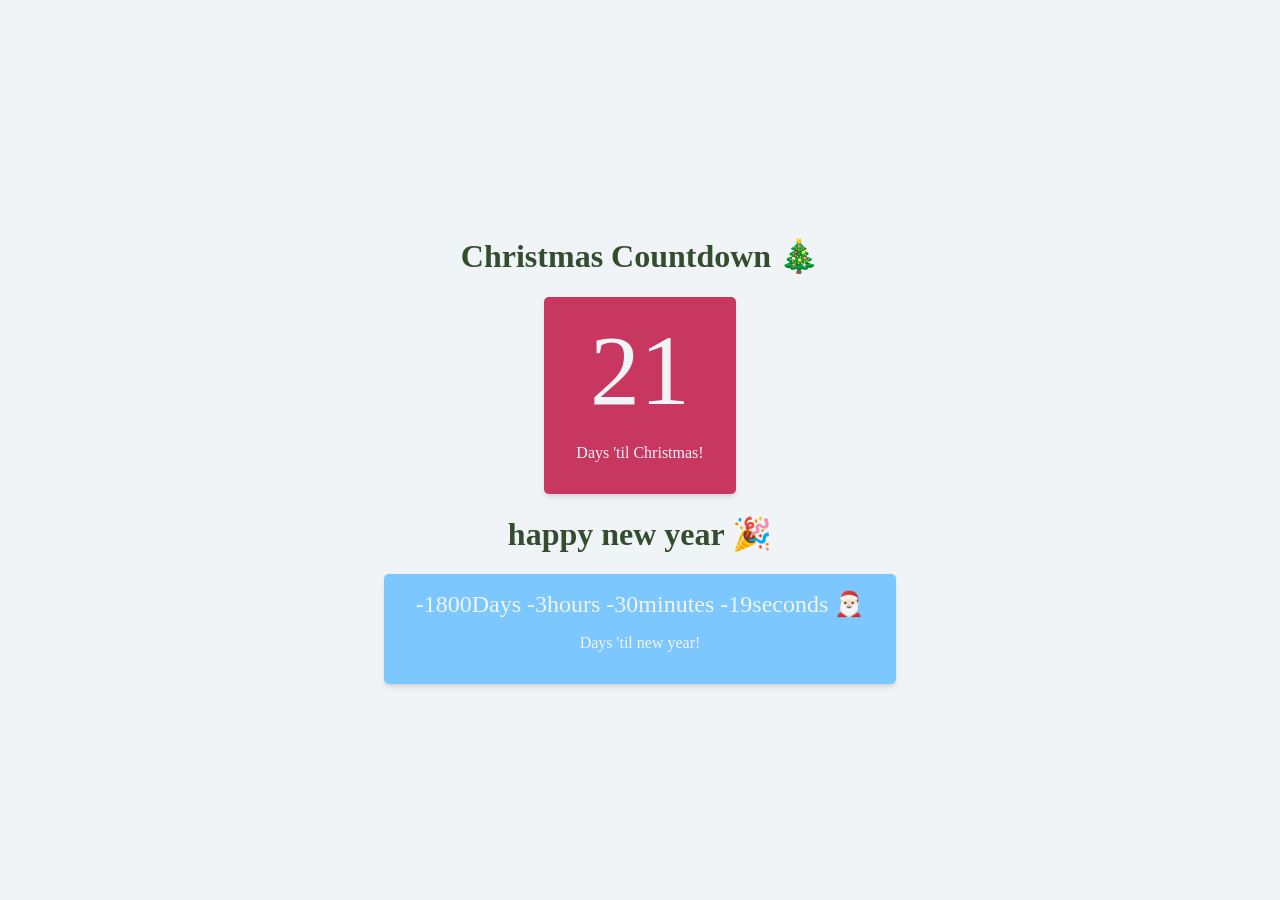
<file: day1/index.html>
<!DOCTYPE html>
<html lang="en">
<head>
    <meta charset="UTF-8">
    <meta http-equiv="X-UA-Compatible" content="IE=edge">
    <link rel="stylesheet" href="style.css">
    <meta name="viewport" content="width=device-width, initial-scale=1.0">
    <title>Document</title>
</head>
<body>

        <h1>Christmas Countdown 🎄</h1>
        <div class="container">
            <p id="countdown-display" class="countdown-display">-</p>
            <p class="countdown-text">Days 'til Christmas!</p>
        </div>
        <h1>happy new year 🎉</h1>
        <div class="container newyear">
            <p id="countdown-display_ny" class="countdown-display">-</p>
            <p class="countdown-tex_nyt">Days 'til new year!</p>
        </div>
        <script src="main.js"></script>
</html>
</body>
</html>
</file>
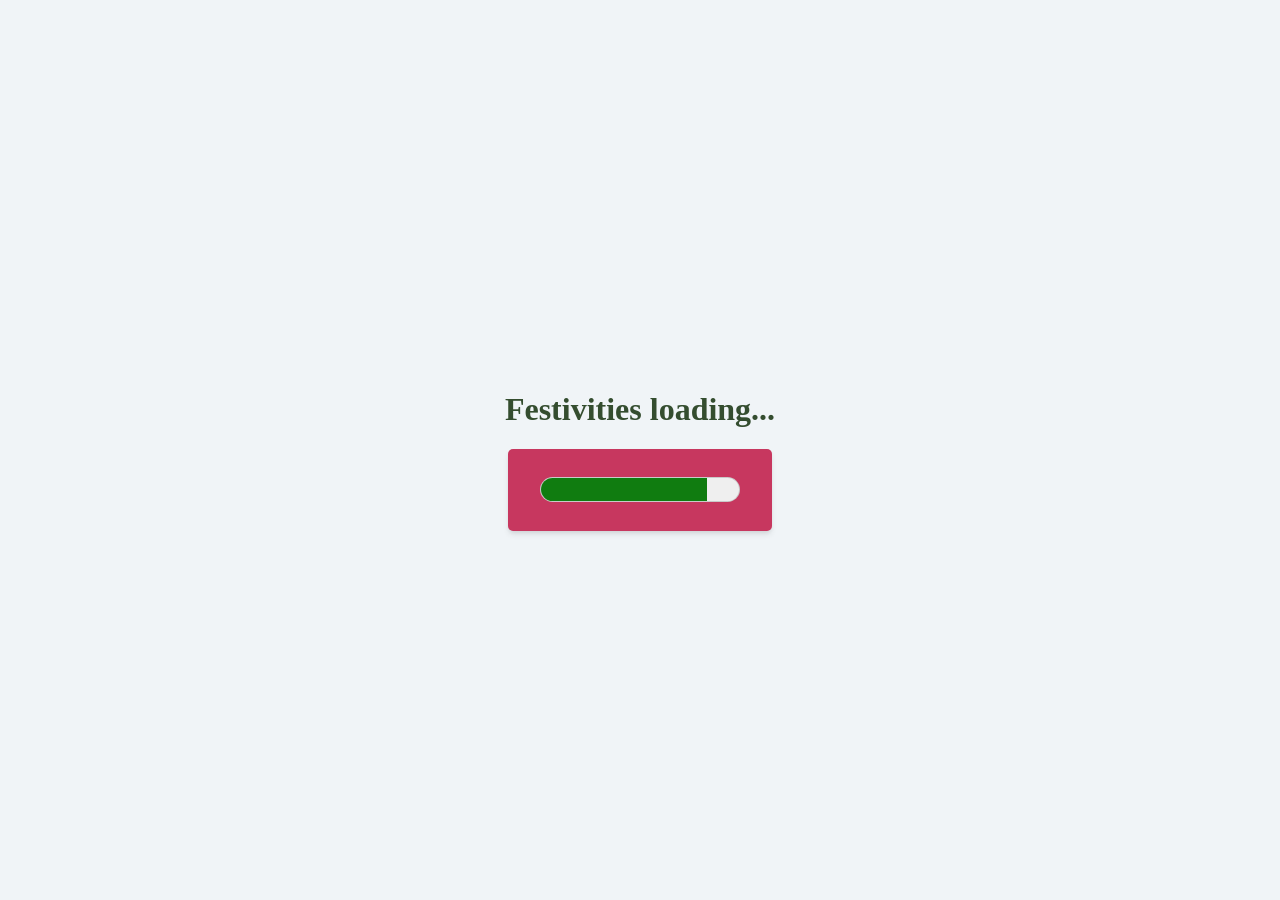
<file: day10/index.html>
<html>
    <head>
        <link rel="stylesheet" href="index.css">
    </head>
    <body>
        <h1>Festivities loading...</h1>
        <div class="container">
            <meter id="meter" value="5" max="25"></meter>
        </div>
        <script src="index.js"  defer></script>
    </body>
</html>
</file>
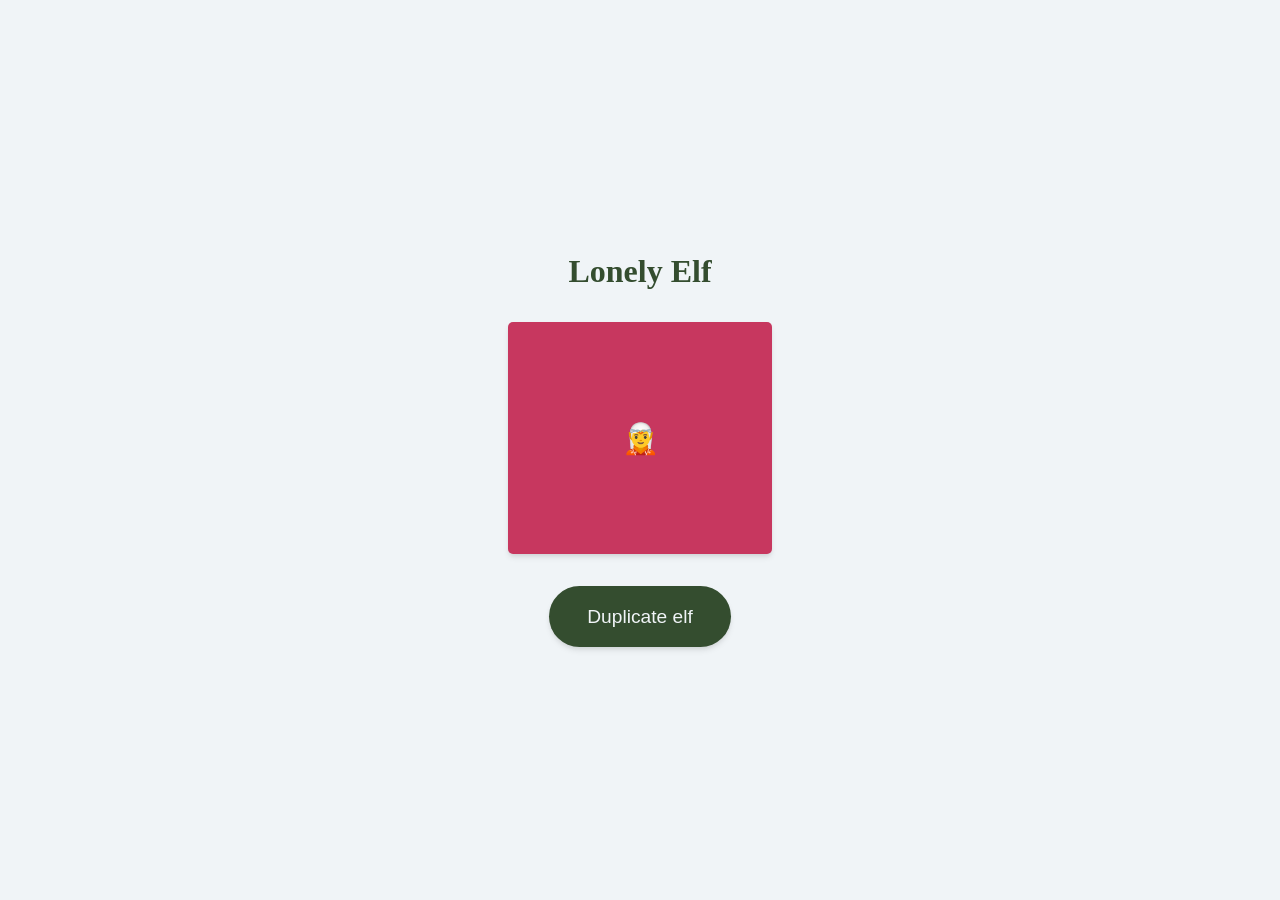
<file: day14/index.html>
<html>
    <head>
        <link rel="stylesheet" href="index.css">
    </head>
    <body>
        <h1>Lonely Elf</h1>
        <div class="elf-hangout-zone">
            <div id="elf" class="elf">🧝</div>
        </div>
        <button id="btn">Duplicate elf</button>

        <script src="index.js"></script>
    </body>
</html>
</file>
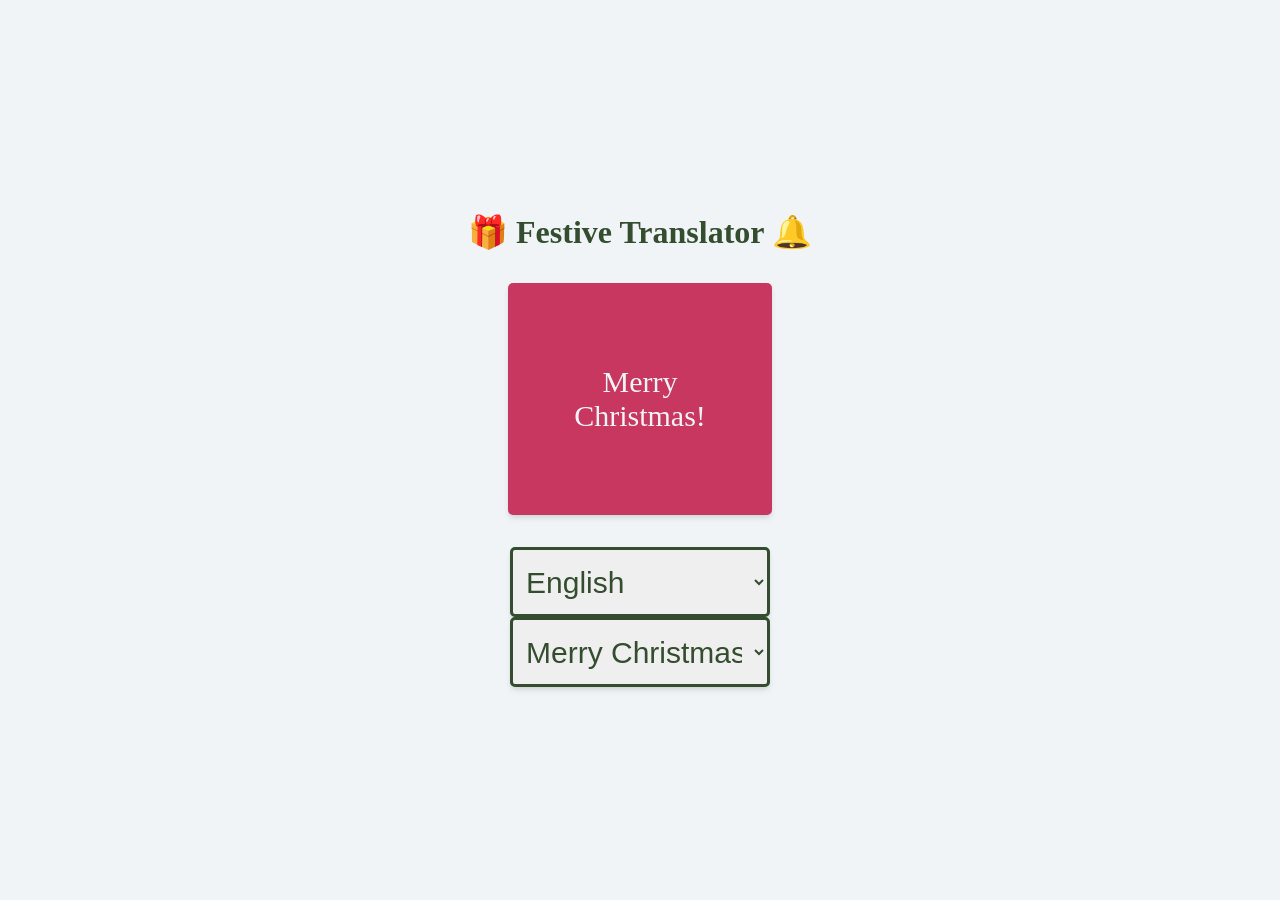
<file: day15/index.html>
<html>
    <head>
        <link rel="stylesheet" href="index.css">
    </head>
    <body>
        <h1>🎁 Festive Translator 🔔</h1>
        <div class="container">
            <p id="greeting-text" class="greeting-text">Merry Christmas!</p>
        </div>
        <select id="language-selector">
            <option value="English">English</option>
            <option value="Spanish">Spanish</option>
            <option value="Ukrainian">Ukrainian</option>
            <option value="Welsh">Welsh</option>
        </select>
        
        <select id="switch-greeting">
            <option value="Merry Christmas!">Merry Christmas!</option>
            <option value="Happy New Year">Happy New Year</option>
        </select>
        
        <script src="index.js"></script>
    </body>
</html>
</file>
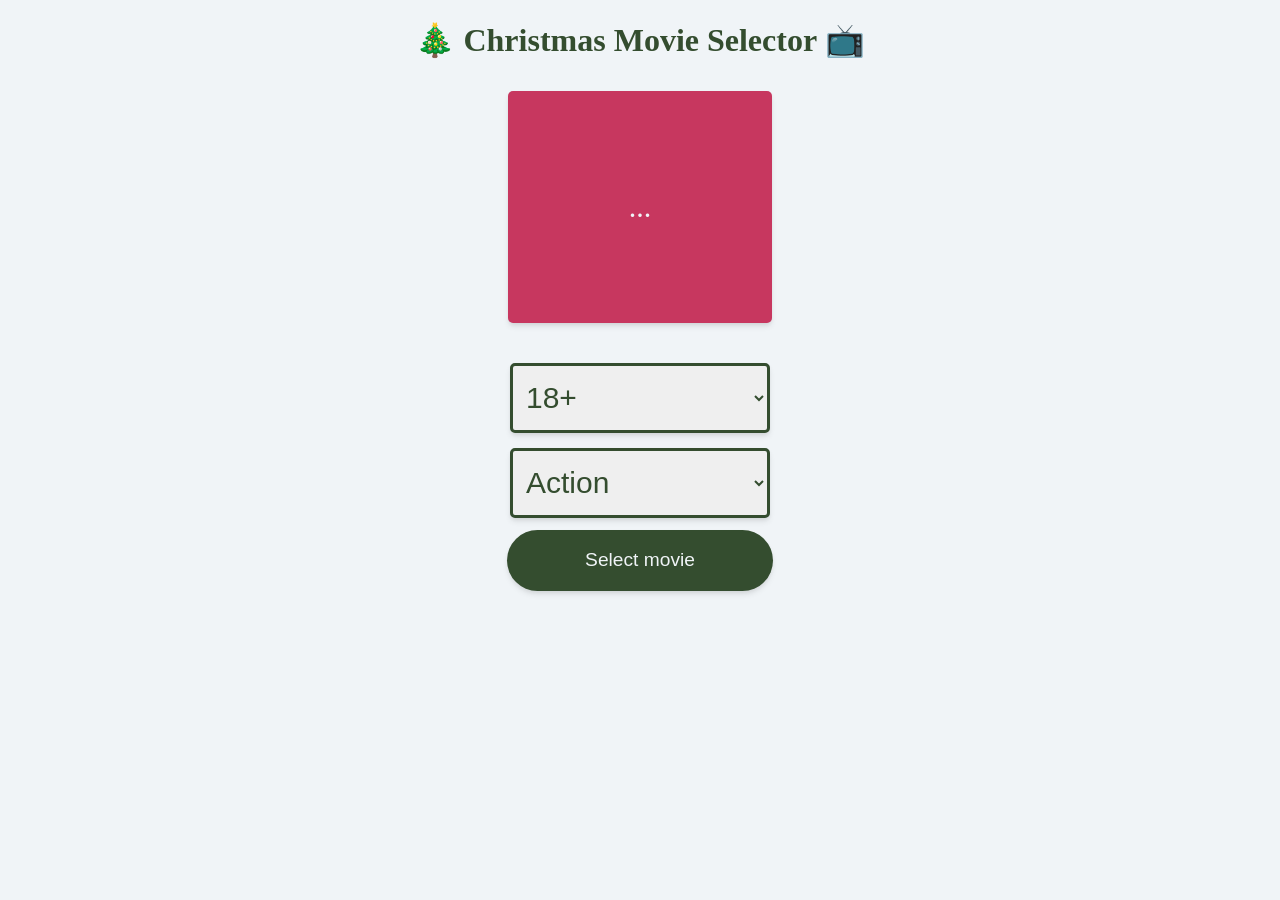
<file: day16/index.html>
<html>
    <head>
        <link rel="stylesheet" href="index.css">
    </head>
    <body>
        <h1>🎄 Christmas Movie Selector 📺</h1>
        <div class="movie-display">
            <p id="suggested-movie" class="suggested-movie">...</p>
        </div>
        <form>
            <select id="age-selector">
                <option value="18+">18+</option>
                <option value="PG">PG</option>
            </select>
            <select id="genre-selector">
                <option value="Action">Action</option>
                <option value="Romance">Romance</option>
            </select>
            <button id="btn" type="button">Select movie</button>
        </form>
        <script src="index.js"></script>
    </body>
</html>
</file>
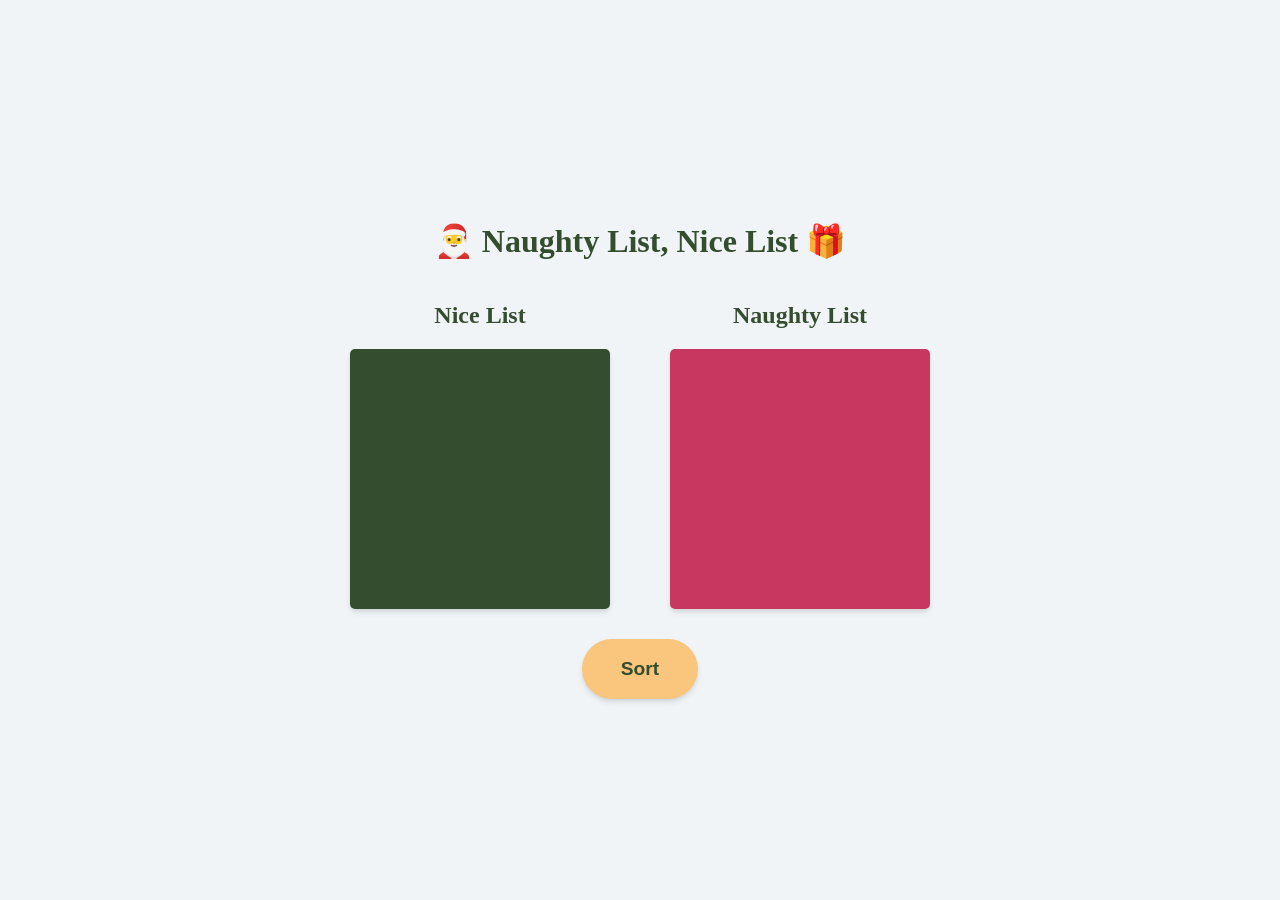
<file: day17/index.html>
<html>
    <head>
        <link rel="stylesheet" href="index.css">
    </head>
    <body>
        <h1>🎅 Naughty List, Nice List 🎁</h1>
        <div class="container">
            <div>
                <h2>Nice List</h2>
                <ul class="list nice-list" id="nice-list"></ul>
            </div>
            <div>
                <h2>Naughty List</h2>
                <ul class="list naughty-list" id="naughty-list"></ul>
            </div>
        </div>
        <button id="btn" type="button">Sort</button>
        <script src="index.js"></script>
    </body>
</html>
</file>
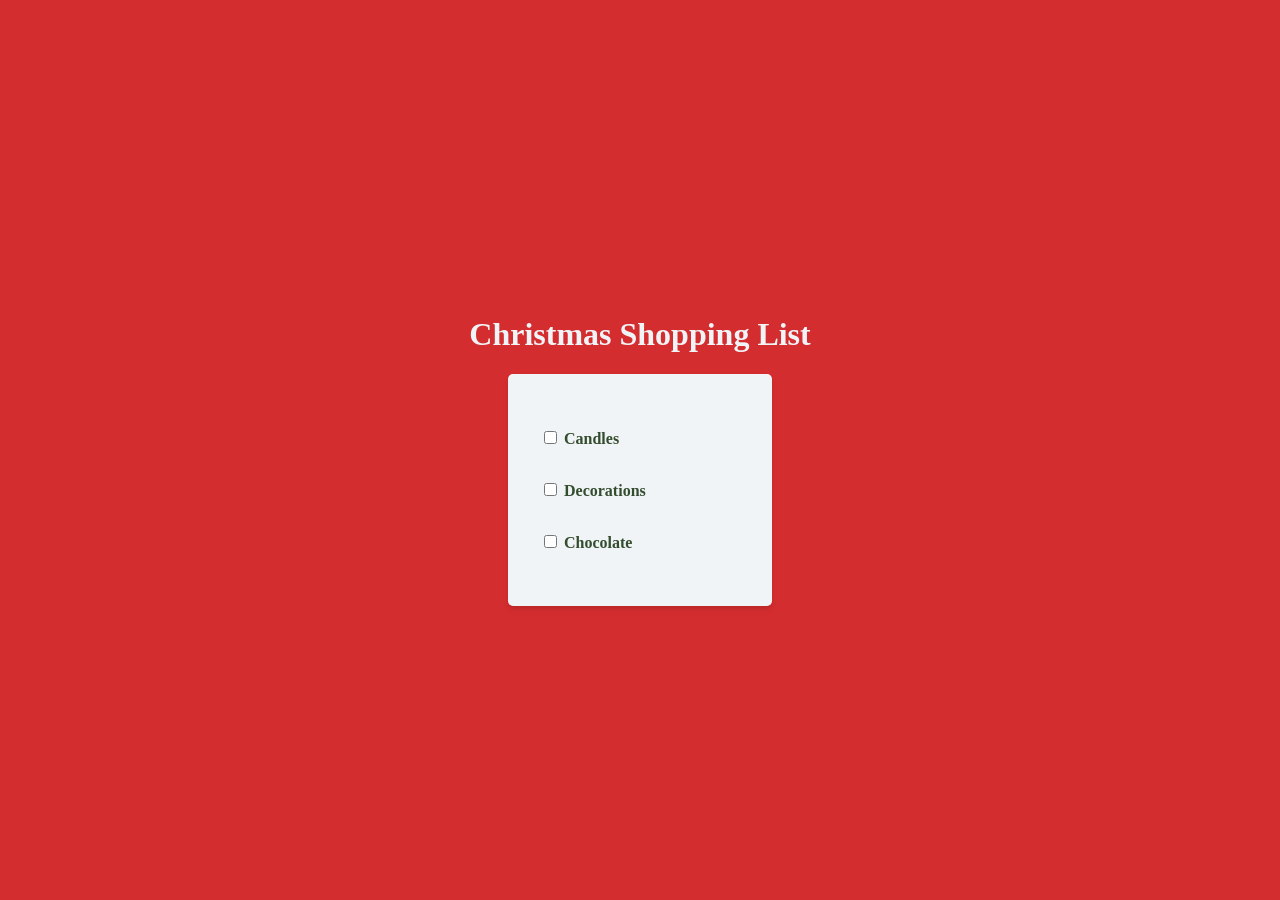
<file: day18/index.html>
<html>
    <head>
        <link rel="stylesheet" href="index.css">
    </head>
    <body>
        <h1>Christmas Shopping List</h1>
        <div class="checklist" id="checklist"></div>

        <script src="index.pack.js"></script>
    </body>
</html>
</file>
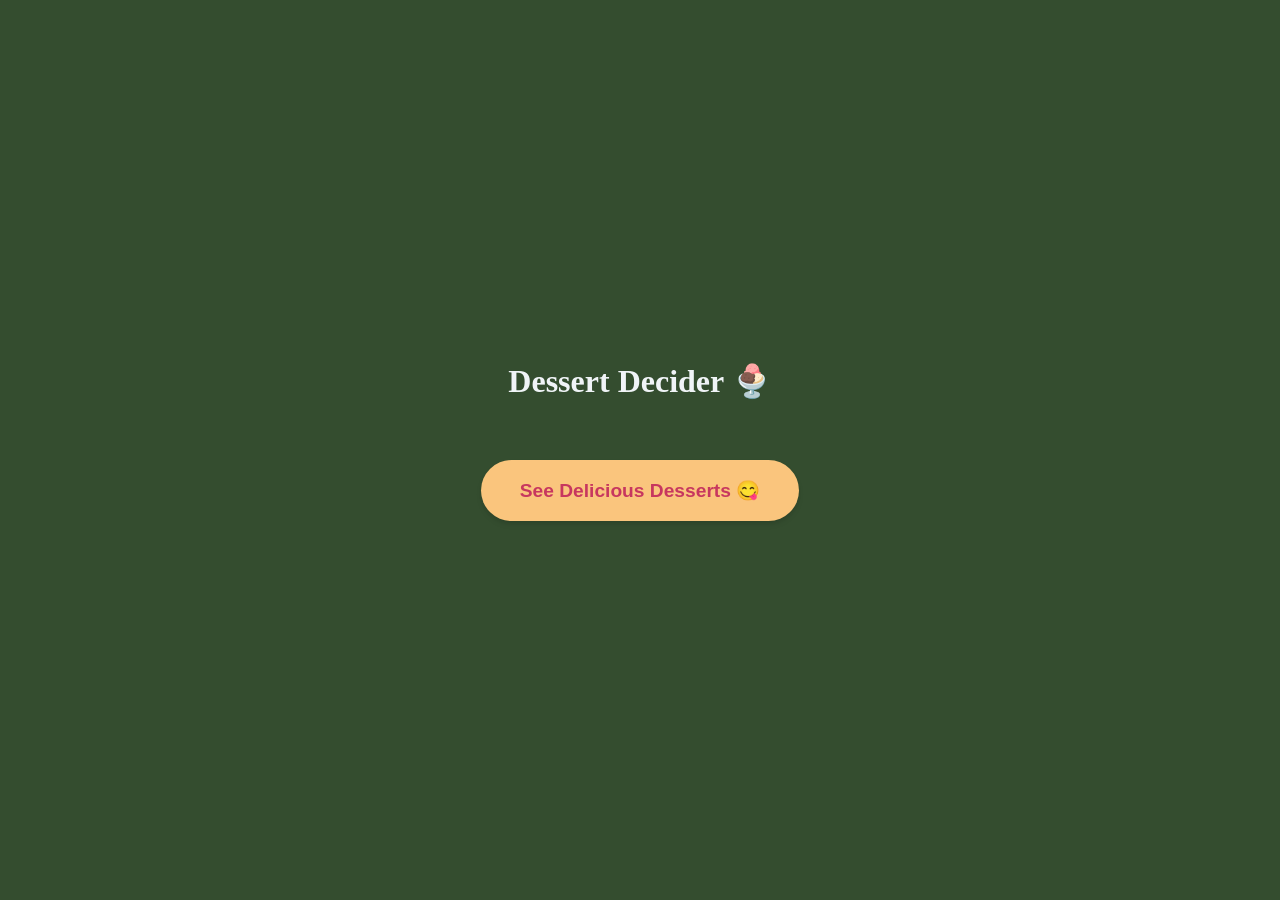
<file: day19/index.html>
<html>
    <head>
        <link rel="stylesheet" href="index.css">
    </head>
    <body>
        <h1>Dessert Decider 🍨</h1>
        <button id="btn">See Delicious Desserts 😋</button>
        <div id="foodHolder" class="foodHolder"></div>
       
        <script src="index.js"></script>
    </body>
</html>
</file>
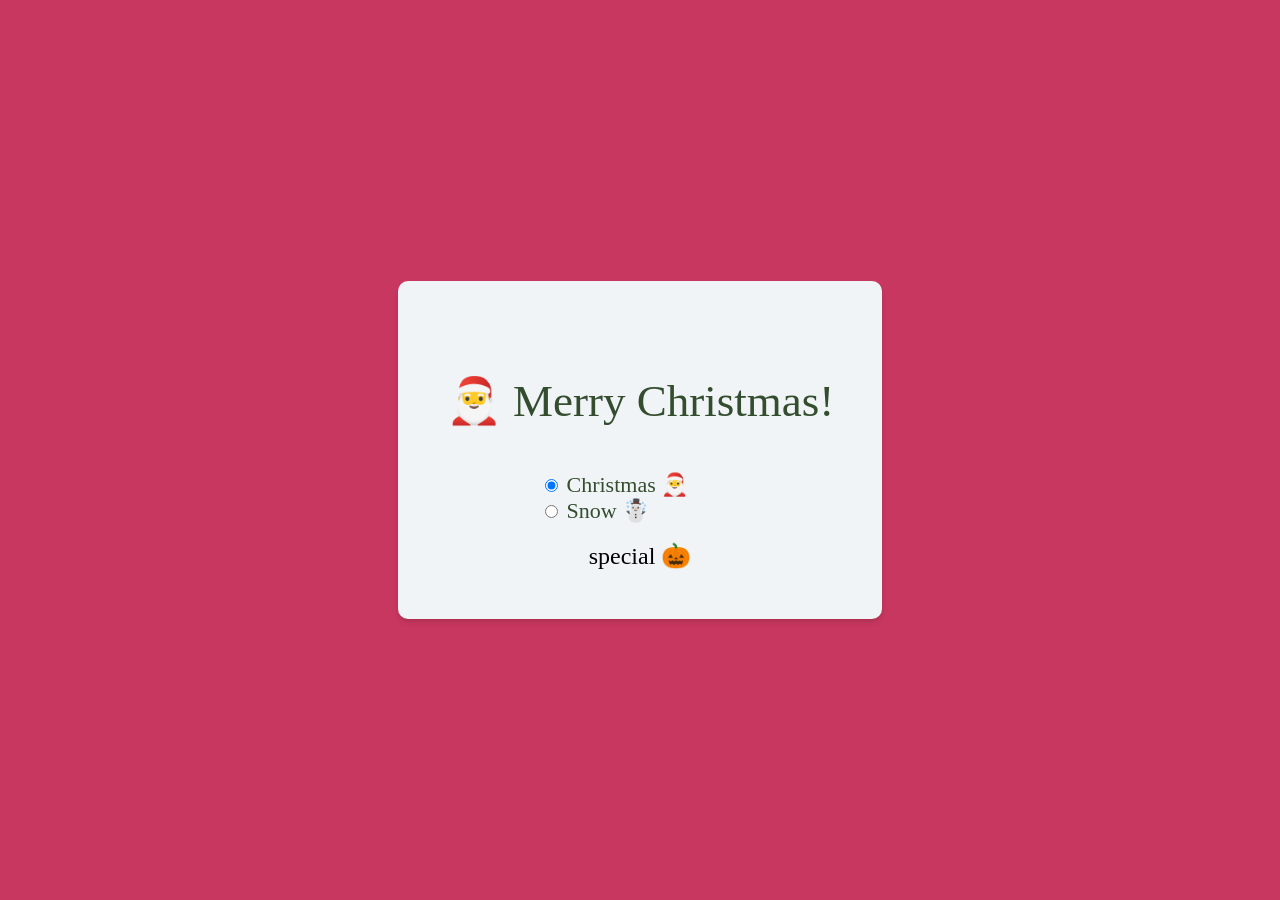
<file: day2/index.html>
<html>
    <head>
        <link rel="preconnect" href="https://fonts.googleapis.com">
        <link rel="preconnect" href="https://fonts.gstatic.com" crossorigin>
        <link href="https://fonts.googleapis.com/css2?family=Lobster+Two&family=Mountains+of+Christmas:wght@700&display=swap" rel="stylesheet">
        <link rel="stylesheet" href="style.css">
    </head>
    <body class="christmas" id="body">
        <div class="container">
            <p id="greeting">🎅 Merry Christmas!</p>
            <div class="radio-container">
                <input type="radio" id="christmas" name="theme" value="christmas" checked>
                <label for="christmas">Christmas 🎅</label>
            </div>
            <div class="radio-container">
                <input type="radio" id="snow" name="theme" value="snow">
                <label for="snow">Snow ☃️</label>
            </div>
            <button class="hallo">special 🎃</button>
        </div>
        <script src="main.js"></script>
    </body>
</html>
</file>
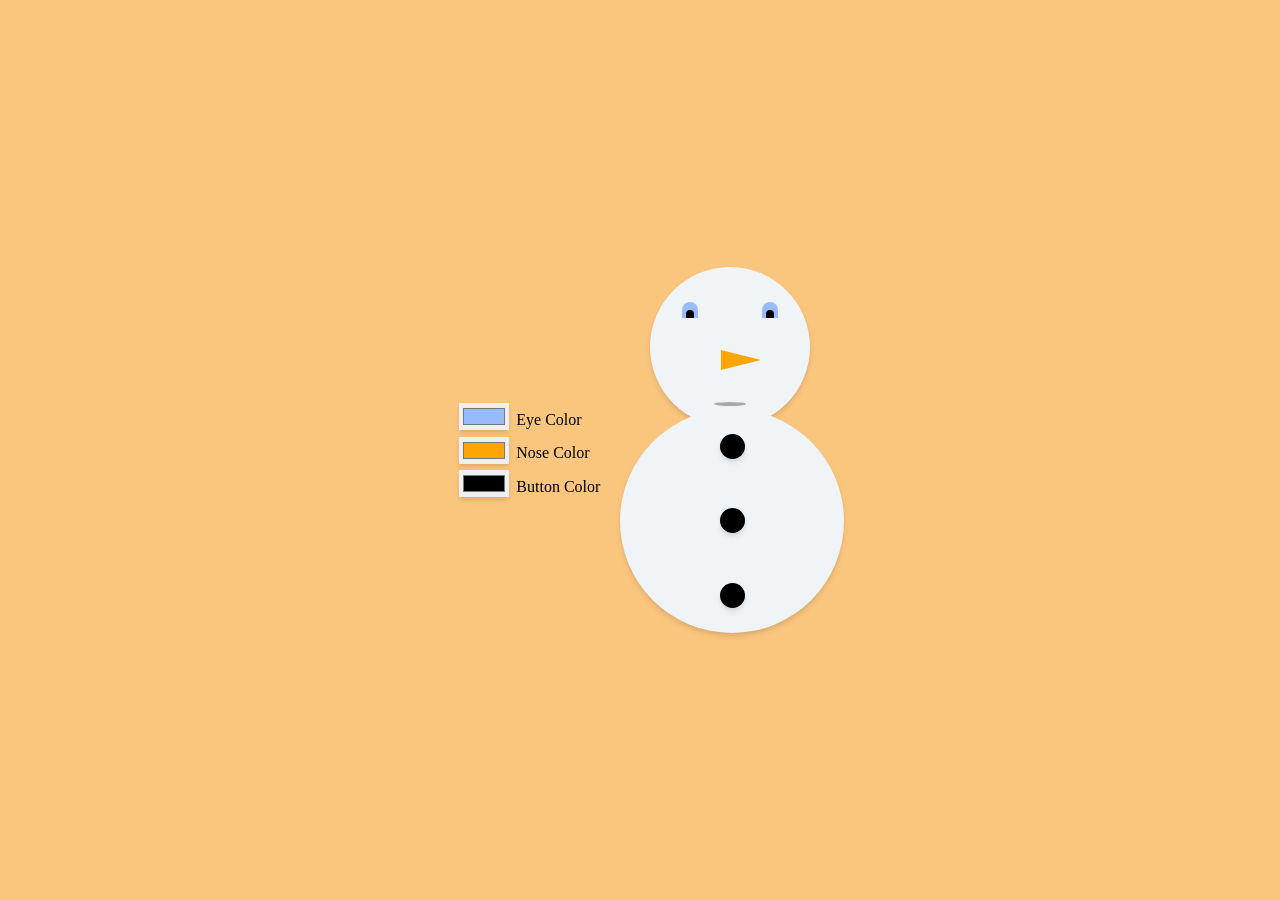
<file: day20/index.html>
<html>
   <head>
      <link rel="stylesheet" href="index.css">
   </head>
   <body>
      <div class="snowman">
         <div class="head">
            <div class="eyes">
               <div class="eye">
                  <div class="pupil"></div>
               </div>
               <div class="eye">
                  <div class="pupil"></div>
               </div>
            </div>
            <div class="nose"></div>
            <div class="mouth"></div>
         </div>
         <div class="snowman-body">
            <div class="button"></div>
            <div class="button"></div>
            <div class="button"></div>
         </div>
      </div>
      <div class="controls">
         <div>
            <input id="color" type="color" name="color" value="#99bbff"/> 
            <label for="color">Eye Color</label>
         </div>
         <div>
            <input id="color3" type="color" name="color3" value="#ffa500"/> 
            <label for="color3">Nose Color</label>
         </div>
         <div>
            <input id="color2" type="color" name="color2" value="#000"/>
            <label for="color2">Button Color</label>
         </div>
      </div>
      <script src="index.js"></script>
   </body>
</html>
</file>
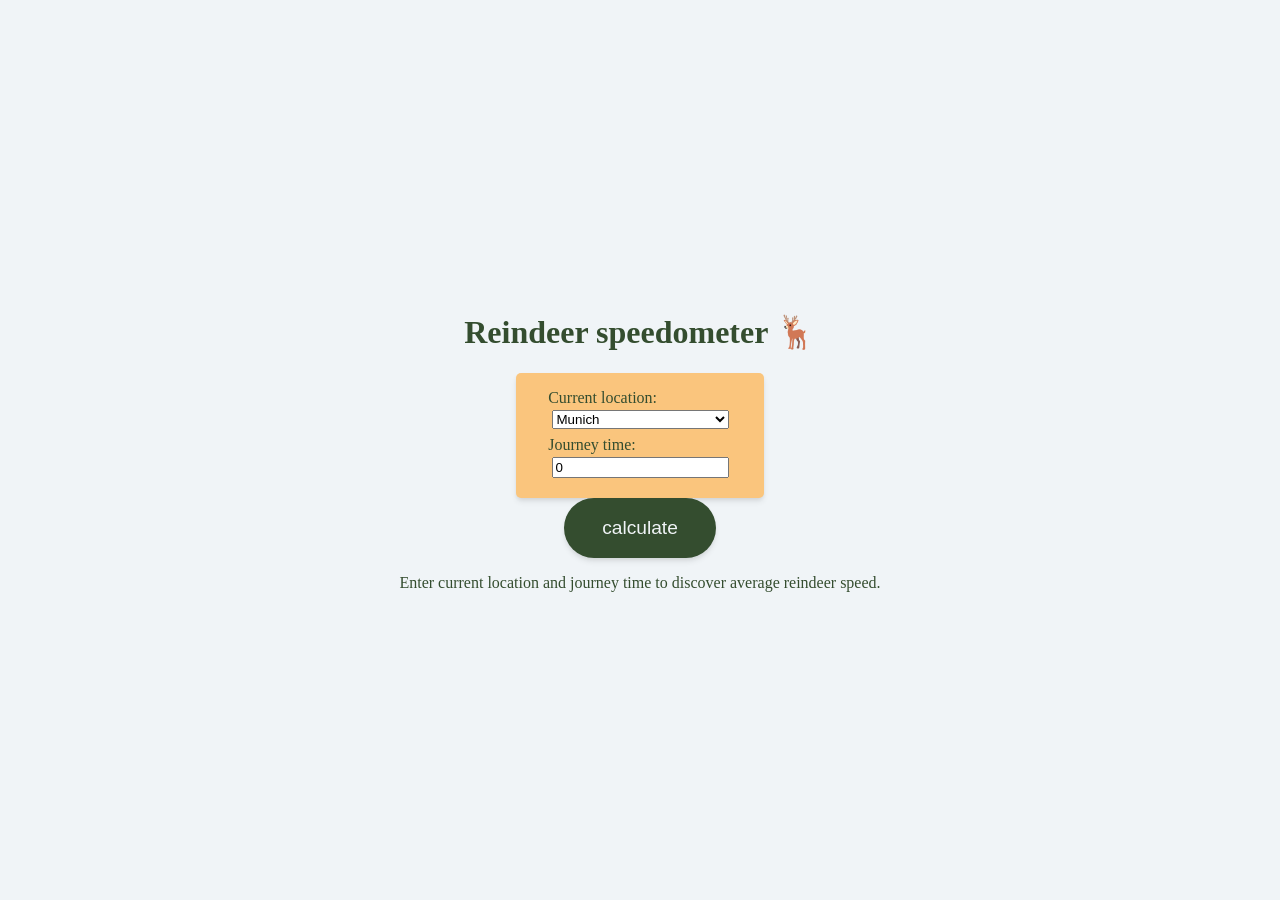
<file: day21/index.html>
<html>
    <head>
        <link rel="stylesheet" href="index.css">
    </head>
    <body>
        <h1>Reindeer speedometer 🦌</h1>
        <div class="container">
                <label for="select">Current location:</label>
                <select id="select">
                    <option id="munich" value="Munich">Munich</option>
                    <option value="Kiev">Kiev</option>
                    <option value="Ulaanbaatar">Ulaanbaatar</option>
                    <option value="Sydney">Sydney</option>
                    <option value="Tijuana">Tijuana</option>
                    <option value="Chicago">Chicago</option>
                </select>
                <label for="time">Journey time:</label>
                <input type="number" id="time" name="time" value=0> 
        </div>
        <button class="calculate">calculate</button>
        <p id="speedometer">Enter current location and journey time to discover average reindeer speed.</span></p>
        <script src="index.js"></script>
    </body>
</html>
</file>
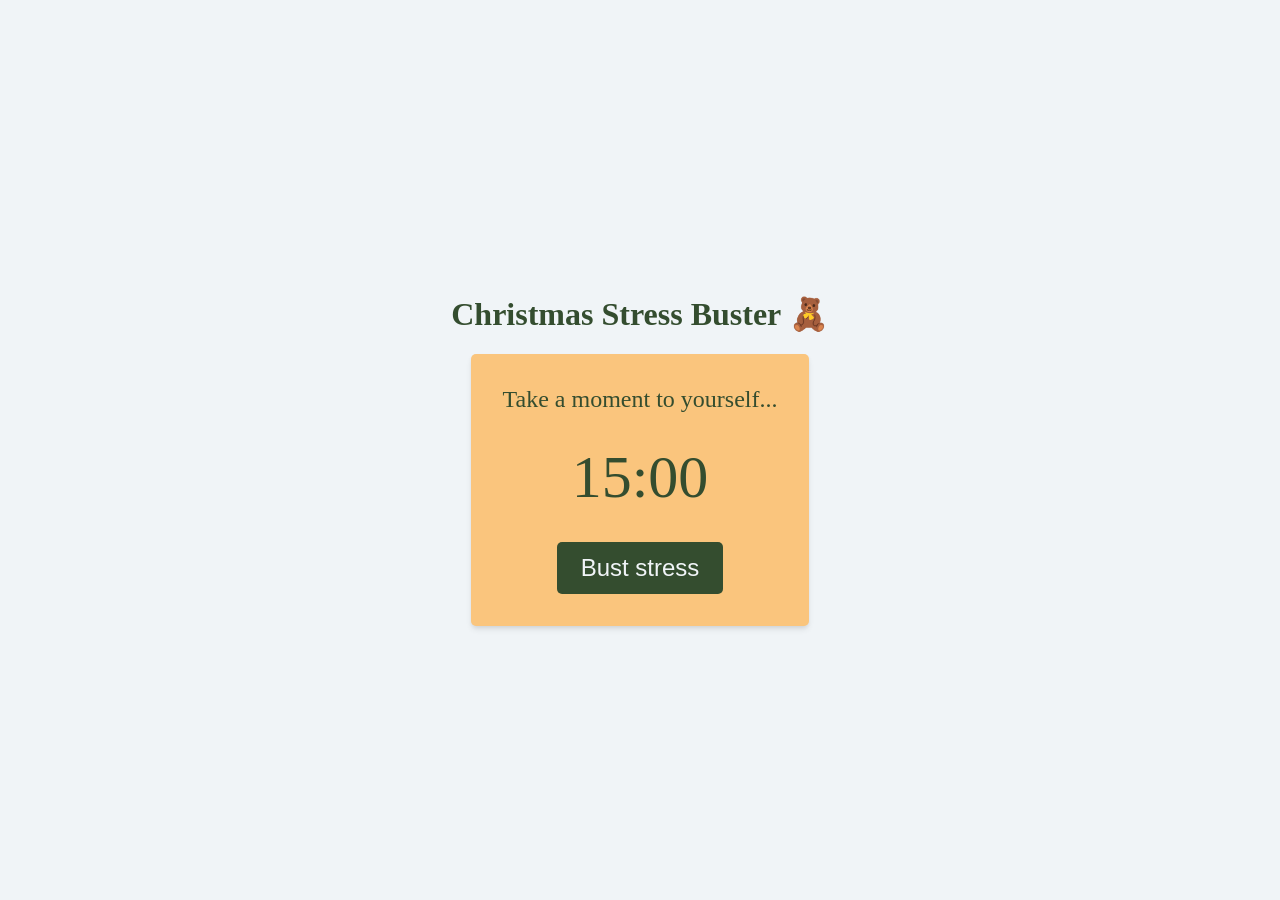
<file: day22/index.html>
<html>
    <head>
        <link rel="stylesheet" href="index.css">
    </head>
    <body>
        <h1>Christmas Stress Buster 🧸</h1>
        <div class="container">
            <p class="affirmation" id="affirmation">Take a moment to yourself...</p>
            <p id="timer" class="timer">15:00</p>
            <button id="btn">Bust stress</button>
        </div>
        <script src="index.js"></script>
    </body>
</html>
</file>
<file: day1/style.css>
:root {
    --wine-red: #C7375F;
    --bright-red: #D42D2F;
    --dark-green: #344D2F;
    --light-green: #77A047;
    --gold: #FAC57D;
    --snow: #F0F4F7;
  }
  
  html, body {
      margin: 0;
      padding: 0;
  }
  
  body {
      display: flex;
      flex-direction: column;
      justify-content: center;
      align-items: center;
      height: 100vh;
      text-align: center;
      color: var(--dark-green);
      background-color: var(--snow);
  }
  
  .container {
      display: flex;
      flex-direction: column;
      background: var(--wine-red);
      color: var(--snow);
      padding: 1em 2em;
      border-radius: 5px;
      box-shadow: rgba(0, 0, 0, 0.1) 0px 4px 6px -1px, rgba(0, 0, 0, 0.06) 0px 2px 4px -1px;
  }
  .container.newyear{
      background: #7dc7ff;
  }
  
  .countdown-display {
      font-size: 100px;
      margin: 0;
  }
  #countdown-display_ny{
      font-size: 24px;
  }
</file>
<file: day10/index.css>
:root {
    --wine-red: #C7375F;
    --bright-red: #D42D2F;
    --dark-green: #344D2F;
    --light-green: #77A047;
    --gold: #FAC57D;
    --snow: #F0F4F7;
  }
  
  html, body {
      margin: 0;
      padding: 0;
  }
  
  body {
      display: flex;
      flex-direction: column;
      justify-content: center;
      align-items: center;
      height: 100vh;
      text-align: center;
      color: var(--dark-green);
      background-color: var(--snow);
  }
  
  .container {
      display: flex;
      flex-direction: column;
      background: var(--wine-red);
      color: var(--snow);
      padding: 1em 2em;
      border-radius: 5px;
      box-shadow: rgba(0, 0, 0, 0.1) 0px 4px 6px -1px, rgba(0, 0, 0, 0.06) 0px 2px 4px -1px;
  }
  
  meter {
      height: 50px;
      width: 200px;
      
  }
</file>
<file: day14/index.css>
:root {
    --wine-red: #C7375F;
    --bright-red: #D42D2F;
    --dark-green: #344D2F;
    --light-green: #77A047;
    --gold: #FAC57D;
    --snow: #F0F4F7;
  }
  
  html, body {
      margin: 0;
      padding: 0;
  }
  
  body {
      display: flex;
      flex-direction: column;
      justify-content: center;
      align-items: center;
      height: 100vh;
      text-align: center;
      color: var(--dark-green);
      background-color: var(--snow);
  }
  
  .elf-hangout-zone {
      /* Limit the number of elves to 6 per row. */
      /* Make sure that the elves stay in the elf hangout zone, no matter how many there are. */
      position: relative;
      display: flex;
      justify-content: center;
      align-items:  center;
      margin: 2em;
      flex-direction: column;
      min-width: 200px;
      min-height: 200px;
      max-width: 5ch;
      overflow-y: scroll;
      background: var(--wine-red);
      padding: 1em 2em;
      border-radius: 5px;
      box-shadow: rgba(0, 0, 0, 0.1) 0px 4px 6px -1px, rgba(0, 0, 0, 0.06) 0px 2px 4px -1px;
  }
  
  h1 { 
      margin: 0;
  }
  
  .elf {
      font-size: 30px;
      position: absolute;
  }
  
  button {
      padding: 1em 2em;
      border: none;
      font-size: 1.2rem;
      background-color: var(--dark-green);
      color: var(--snow);
      border-radius: 999px;
      box-shadow: rgba(0, 0, 0, 0.1) 0px 4px 6px -1px, rgba(0, 0, 0, 0.06) 0px 2px 4px -1px;
  }
  
  button:hover {
      cursor: pointer;
      transform: scale(1.03)
  }
</file>
<file: day15/index.css>
:root {
    --wine-red: #C7375F;
    --bright-red: #D42D2F;
    --dark-green: #344D2F;
    --light-green: #77A047;
    --gold: #FAC57D;
    --snow: #F0F4F7;
  }
  
  html, body {
      margin: 0;
      padding: 0;
  }
  
  body {
      display: flex;
      flex-direction: column;
      justify-content: center;
      align-items: center;
      height: 100vh;
      text-align: center;
      color: var(--dark-green);
      background-color: var(--snow);
  }
  
  .container {
      display: flex;
      justify-content: center;
      align-items:  center;
      margin: 2em;
      flex-direction: column;
      min-width: 200px;
      min-height: 200px;
      max-width: 5ch;
      background: var(--wine-red);
      padding: 1em 2em;
      border-radius: 5px;
      box-shadow: rgba(0, 0, 0, 0.1) 0px 4px 6px -1px, rgba(0, 0, 0, 0.06) 0px 2px 4px -1px;
  }
  
  h1 { 
      margin: 0;
      color: var(--dark-green);
  }
  
  .greeting-text {
      color: var(--snow);
      font-size: 30px;
      transition: all 1s;
  }
  
  select {
      height: 70px;
      width: 260px;
      border: 3px solid var(--dark-green);
      border-radius: 5px;
      padding: 0.2em 0.3em;
      font-size: 30px;
      color: var(--dark-green);    
      cursor: pointer;
      box-shadow: rgba(0, 0, 0, 0.1) 0px 4px 6px -1px, rgba(0, 0, 0, 0.06) 0px 2px 4px -1px;
  }
</file>
<file: day16/index.css>
:root {
    --wine-red: #C7375F;
    --bright-red: #D42D2F;
    --dark-green: #344D2F;
    --light-green: #77A047;
    --gold: #FAC57D;
    --snow: #F0F4F7;
  }
  
  html, body {
      margin: 0;
      padding: 0;
  }
  
  body {
      display: flex;
      flex-direction: column;
      justify-content: center;
      align-items: center;
      /* height: 100vh; */
      text-align: center;
      color: var(--dark-green);
      background-color: var(--snow);
  }
  
  .movie-display {
      display: flex;
      justify-content: center;
      align-items:  center;
      margin: 2em;
      flex-direction: column;
      min-width: 200px;
      min-height: 200px;
      max-width: 5ch;
      background: var(--wine-red);
      padding: 1em 2em;
      border-radius: 5px;
      box-shadow: rgba(0, 0, 0, 0.1) 0px 4px 6px -1px, rgba(0, 0, 0, 0.06) 0px 2px 4px -1px;
  }
  
  h1 { 
      margin-bottom: 0;
      color: var(--dark-green);
  }
  
  .suggested-movie {
      color: var(--snow);
      font-size: 30px;
  }
  
  form {
      display: flex;
      flex-direction: column;
      height: 250px;
  }
  
  form * {
      box-shadow: rgba(0, 0, 0, 0.1) 0px 4px 6px -1px, rgba(0, 0, 0, 0.06) 0px 2px 4px -1px;    
      font-size: 30px;    
      margin: 0.25em; 
  }
  
  select {
      height: 70px;
      width: 260px;
      border: 3px solid var(--dark-green);
      border-radius: 5px;
      padding: 0.2em 0.3em;
      color: var(--dark-green);    
      cursor: pointer;
  }
  
  button {
      padding: 1em 2em;
      border: none;
      font-size: 1.2rem;
      background-color: var(--dark-green);    
      color: var(--snow);
      border-radius: 999px;
      box-shadow: rgba(0, 0, 0, 0.1) 0px 4px 6px -1px, rgba(0, 0, 0, 0.06) 0px 2px 4px -1px;
  }
  
  button:hover {
      cursor: pointer;
      transform: scale(1.03)
  }
</file>
<file: day17/index.css>
:root {
    --wine-red: #C7375F;
    --bright-red: #D42D2F;
    --dark-green: #344D2F;
    --light-green: #77A047;
    --gold: #FAC57D;
    --snow: #F0F4F7;
  }
  
  html, body {
      margin: 0;
      padding: 0;
  }
  
  body {
      display: flex;
      flex-direction: column;
      justify-content: center;
      align-items: center;
      height: 100vh;
      text-align: center;
      color: var(--dark-green);
      background-color: var(--snow);
  }
  
  h1 { 
      color: var(--dark-green);
  }
  
  
  .container,
  .list {
      display: flex;
      justify-content: center;
      align-items:  center;
  }
  
  .list {
      margin: 0 1em 1em;
      flex-direction: column;
      width: 200px;
      height: 200px;
      padding: 1em;
      border-radius: 5px;
      box-shadow: rgba(0, 0, 0, 0.1) 0px 4px 6px -1px, rgba(0, 0, 0, 0.06) 0px 2px 4px -1px;
      color: var(--snow);
      font-size: 30px;
      list-style-type: none;
  }
  
  .nice-list {
      background: var(--dark-green);    
  }
  
  .naughty-list {
      background: var(--wine-red);
  }
  
  button {
      padding: 1em 2em;
      border: none;
      font-size: 1.2rem;
      background-color: var(--gold);    
      color: var(--dark-green);
      font-weight: 700;
      border-radius: 999px;
      box-shadow: rgba(0, 0, 0, 0.1) 0px 4px 6px -1px, rgba(0, 0, 0, 0.06) 0px 2px 4px -1px;
  }
  
  button:hover {
      cursor: pointer;
      transform: scale(1.03)
  }
</file>
<file: day18/index.css>
:root {
    --wine-red: #C7375F;
    --bright-red: #D42D2F;
    --dark-green: #344D2F;
    --light-green: #77A047;
    --gold: #FAC57D;
    --snow: #F0F4F7;
  }
  
  html, body {
      margin: 0;
      padding: 0;
  }
  
  body {
      display: flex;
      flex-direction: column;
      justify-content: center;
      align-items: center;
      height: 100vh;
      text-align: center;
      color: var(--snow);
      background-color: var(--bright-red);
  }
  
  .checklist {
      position: relative;
      background: var(--snow);
      color: var(--dark-green);
      display: flex;
      justify-content: center;
      align-items:  center;
      flex-direction: column;
      min-width: 200px;
      min-height: 200px;
      max-width: 5ch;
      padding: 1em 2em;
      border-radius: 5px;
      box-shadow: rgba(0, 0, 0, 0.1) 0px 4px 6px -1px, rgba(0, 0, 0, 0.06) 0px 2px 4px -1px;
  }
  
  .checklist-item {
      margin: 1em;
      width: 100%;
      text-align: left;
      font-weight: bold;
      position: relative;
  }

  input[type=checkbox]:checked + label.strikethrough span{
    text-decoration: line-through;
    font-weight: normal;
  }
  
  input[id="Candles"]:checked + label::after{
    content:'🕯';
    font-size: 35px; 
    width: 30px;
    height: 30px;
    text-align: center; 
    position: absolute;
    left: -6px;
    top:-10px;
  }
  input[id="Decorations"]:checked + label::after{
    content:'🪅';
    font-size: 30px; 
    width: 30px;
    height: 30px;
    text-align: center;
    position: absolute;
    left: -4px;
    top:-8px;
}
input[id="Chocolate"]:checked + label::after{
    content:'🍫';
    font-size: 30px; 
    width: 30px;
    height: 30px;
    text-align: center;
    position: absolute;
    left: -4px;
    top:-8px;
}
  /* Task:
  - Write the CSS to create custom checkboxes for our shopping list.
  
  Stretch goals: 
  - Add a different random check for each item.
  - Use JavaScript to match the custom check to the item listed, e.g. socks would have socks as the checkmark. */
</file>
<file: day19/index.css>
:root {
    --wine-red: #C7375F;
    --bright-red: #D42D2F;
    --dark-green: #344D2F;
    --light-green: #77A047;
    --gold: #FAC57D;
    --snow: #F0F4F7;
  }
  
  html, body {
      margin: 0;
      padding: 0;
  }
  
  body {
      display: flex;
      flex-direction: column;
      justify-content: center;
      align-items: center;
      height: 100vh;
      text-align: center;
      color: var(--snow);
      background-color: var(--dark-green);
  }
  
  img {
      height: 300px;
      width: 340px;
      border-radius: 10px;
      box-shadow: rgba(0, 0, 0, 0.1) 0px 4px 6px -1px, rgba(0, 0, 0, 0.06) 0px 2px 4px -1px;    
  }
  
  button {
      margin: 2em; 
      padding: 1em 2em;
      border: none;
      font-size: 1.2rem;
      background-color: var(--gold);
      font-weight: bold;
      color: var(--wine-red);
      border-radius: 999px;
      box-shadow: rgba(0, 0, 0, 0.1) 0px 4px 6px -1px, rgba(0, 0, 0, 0.06) 0px 2px 4px -1px;
  }
  
  button:hover {
      cursor: pointer;
      transform: scale(1.03);
  }
</file>
<file: day2/style.css>
:root {
    --wine-red: #C7375F;
    --bright-red: #D42D2F;
    --dark-green: #344D2F;
    --light-green: #77A047;
    --gold: #FAC57D;
    --snow: #F0F4F7;
  }
  
  html, body {
      margin: 0;
      padding: 0;
  }
  
  body,
  .container {
      display: flex;
      justify-content: center;
      align-items: center
  }
  
  body {
      background-color: var(--wine-red);
      height: 100vh;
  }
  
  .container {
      background: var(--snow);
      flex-direction: column;
      border-radius: 10px;
      padding: 3em;
      min-width: 350px;
      box-shadow: rgba(0, 0, 0, 0.1) 0px 4px 6px -1px, rgba(0, 0, 0, 0.06) 0px 2px 4px -1px;
  }
  
  p {
      font-size: 45px;
  }
  
  .radio-container {
      width: 200px;
      font-size: 22px;
  }
  
  .christmas {
      font-family: 'Mountains of Christmas', cursive;
      color: var(--dark-green);
      background-color: var(--wine-red);
  }
  
  .snow {
      font-family: 'Lobster Two', cursive;
      color: var(--snow);
      background-color: var(--snow);
  }
  
  .snow .container {
      color: #F0F4F7;
      background-color: var(--dark-green);
  }
  .halloween{
    font-family: 'Mountains of Christmas', cursive;
    background-color : peru;

  }
  .halloween .container{
    color: #F0F4F7;
    background-color: var(--dark-green);
  }
  .hallo{
    border: none;
    background: none;
    margin-top: 17px;
    font-family: 'Mountains of Christmas', cursive;
    font-size: 24px;
  }
</file>
<file: day20/index.css>
html, body {
    margin: 0;
    padding: 0;
}

:root {
  --color: #99bbff;
  --color2: #000;
  --color3: #ffa500;
}

body {
  --gold: #FAC57D;
  --snow: #F0F4F7;
  justify-content: center;
  align-items: center;
  height: 100vh;
  background-color: var(--gold)
}

.controls {
  order: -1;
  padding: 20px;
}

input,
.head,
.snowman-body,
.button {
  box-shadow: rgba(0, 0, 0, 0.1) 0px 4px 6px -1px, rgba(0, 0, 0, 0.06) 0px 2px 4px -1px;  
}

body,
.snowman-body,
.eyes {
    display: flex;
}

input {
  margin: 0.25em; 
  border: none;
  cursor: pointer;
}

.head {
  margin-left: 30px;
  background: var(--snow);
  height: 10em;
  width: 10em;
  border-radius: 50%;
}

.snowman-body {
  flex-direction: column;
  justify-content: space-around;
  align-items: center;
  position: relative;
  margin-top: -18px;
  background: var(--snow);
  height: 14em;
  width: 14em;
  border-radius: 50%;
}

.button {
  height: 25px;
  width: 25px;
  border-radius: 50%;
  background-color: var(--color2);
}

.eye {
  border-top-left-radius: 75px;
  border-top-right-radius: 75px;
  height: 1em;
  width: 1em;
  background: var(--color);
  margin: 2.2em 2em 0;
}

.pupil {
  border-top-left-radius: 75px;
  border-top-right-radius: 75px;
  height: 0.5em;
  width: 0.5em;
  background: black;
  margin: 0.5em 0.25em;
}

.nose {
  width: 0;
  height: 0;
  border-style: solid;
  border-width: 10px 0 10px 40px;
  border-color: transparent transparent transparent var(--color3);
  margin: 2em 4.4em;  
}

.mouth {
  height: 0.25em;
  width: 2em;
  background: darkgray;
  border-radius: 50%;
  margin: 2em 4em;
}
</file>
<file: day21/index.css>
:root {
    --wine-red: #C7375F;
    --bright-red: #D42D2F;
    --dark-green: #344D2F;
    --light-green: #77A047;
    --gold: #FAC57D;
    --snow: #F0F4F7;
  }
  
  html, body {
      margin: 0;
      padding: 0;
  }
  
  body {
      display: flex;
      flex-direction: column;
      justify-content: center;
      align-items: center;
      height: 100vh;
      text-align: center;
      color: var(--dark-green);
      background-color: var(--snow);
  }
  
  .container {
      display: flex;
      flex-direction: column;
      background: var(--gold);
      padding: 1em 2em;
      border-radius: 5px;
      box-shadow: rgba(0, 0, 0, 0.1) 0px 4px 6px -1px, rgba(0, 0, 0, 0.06) 0px 2px 4px -1px;
  }
  
  label {
      text-align: left;
  }
  
  input,
  select{ 
      margin: 0.25em;
  }
  
  select {
      margin-bottom: 0.5em
  }
  button {
    padding: 1em 2em;
    border: none;
    font-size: 1.2rem;
    background-color: var(--dark-green);
    color: var(--snow);
    border-radius: 999px;
    box-shadow: rgba(0, 0, 0, 0.1) 0px 4px 6px -1px, rgba(0, 0, 0, 0.06) 0px 2px 4px -1px;
    cursor: pointer;
}
</file>
<file: day22/index.css>
:root {
    --wine-red: #C7375F;
    --bright-red: #D42D2F;
    --dark-green: #344D2F;
    --light-green: #77A047;
    --gold: #FAC57D;
    --snow: #F0F4F7;
  }
  
  html, body {
      margin: 0;
      padding: 0;
  }
  
  body {
      display: flex;
      flex-direction: column;
      justify-content: center;
      align-items: center;
      height: 100vh;
      text-align: center;
      color: var(--dark-green);
      background-color: var(--snow);
  }
  
  .container {
      display: flex;
      flex-direction: column;
      align-items: center;    
      background: var(--gold);
      color: var(--dark-green);
      padding: 2em;
      border-radius: 5px;
      box-shadow: rgba(0, 0, 0, 0.1) 0px 4px 6px -1px, rgba(0, 0, 0, 0.06) 0px 2px 4px -1px;
  }
  
  .affirmation {
      font-size: 1.5rem;
      margin: 0;
  }
  
  .timer {
      font-size: 60px;
      margin: 0.5em;
  }
  
  button {
      border: none;
      background-color: var(--dark-green);
      color: var(--snow);
      padding: 0.5em 1em;
      border-radius: 5px;
      font-size: 1.5rem
  }
  
  button:hover {
      cursor: pointer;
      transform: scale(1.03)
  }
</file>
